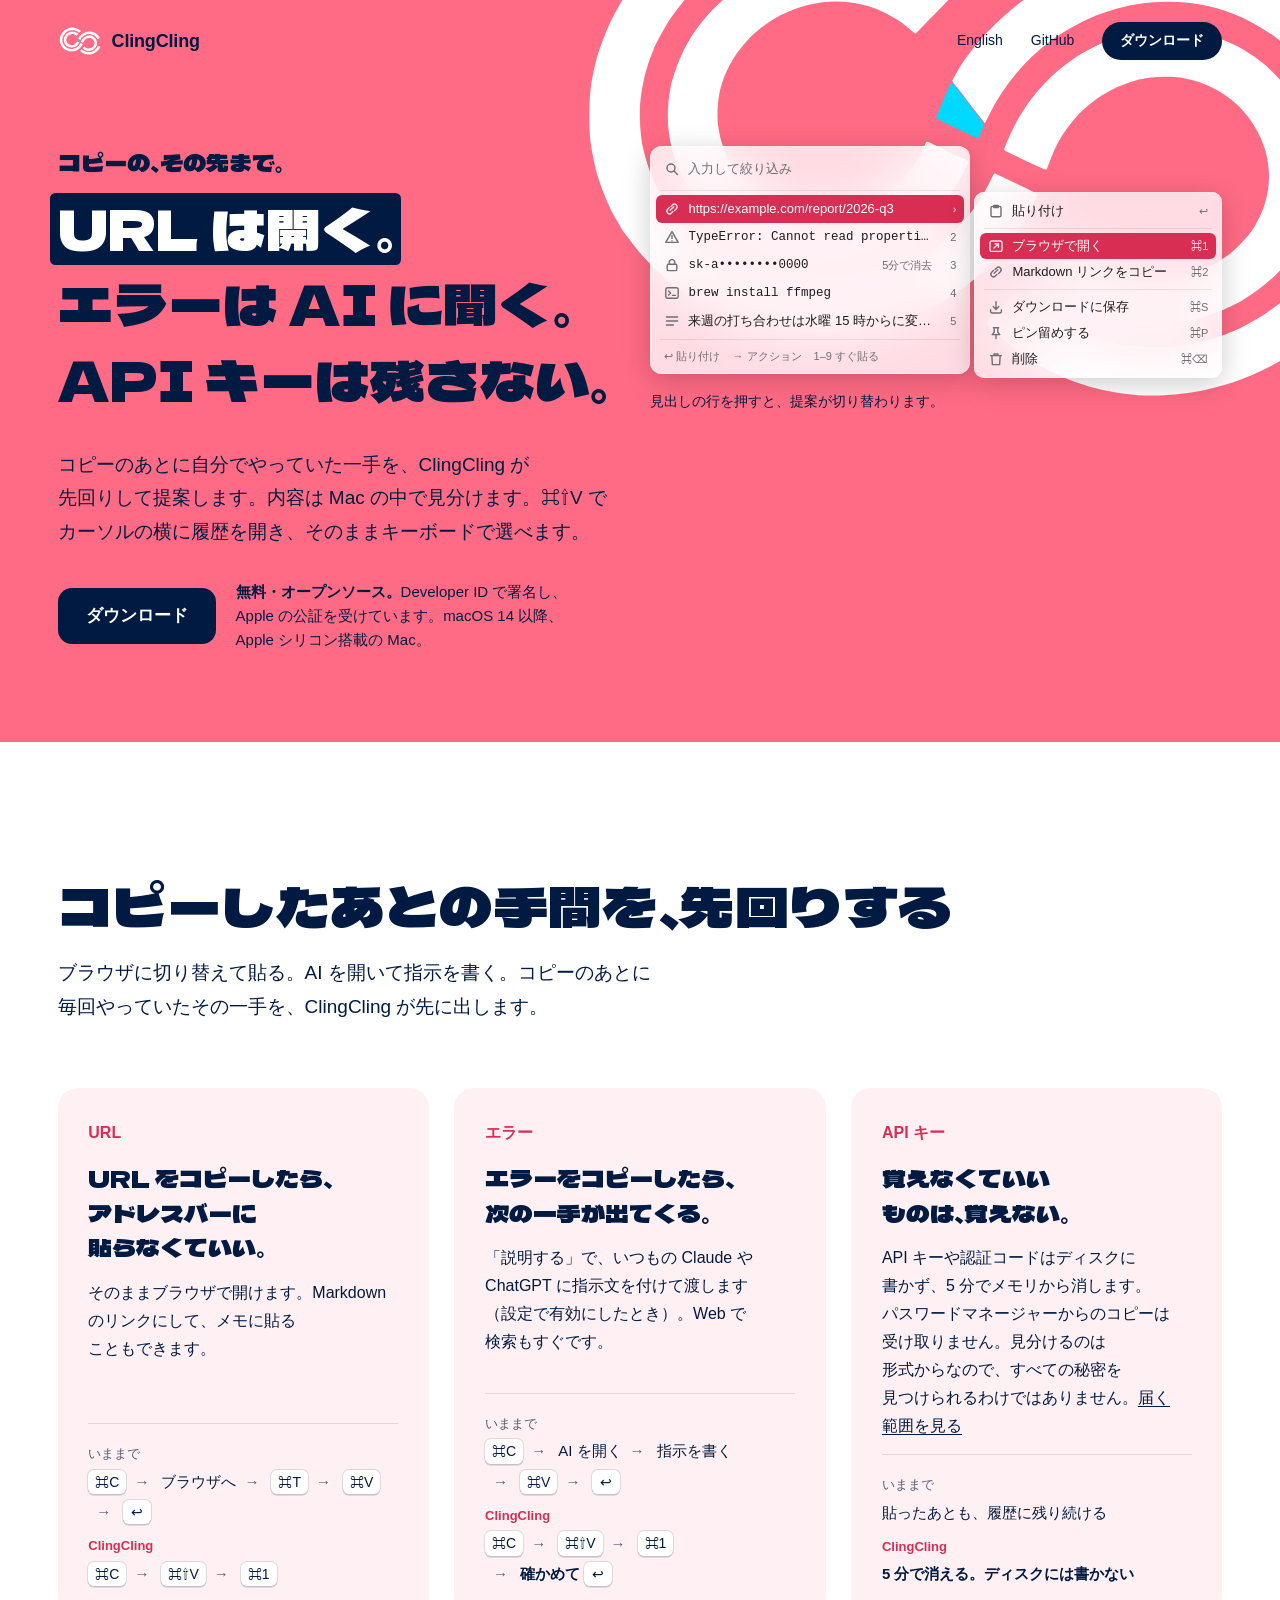
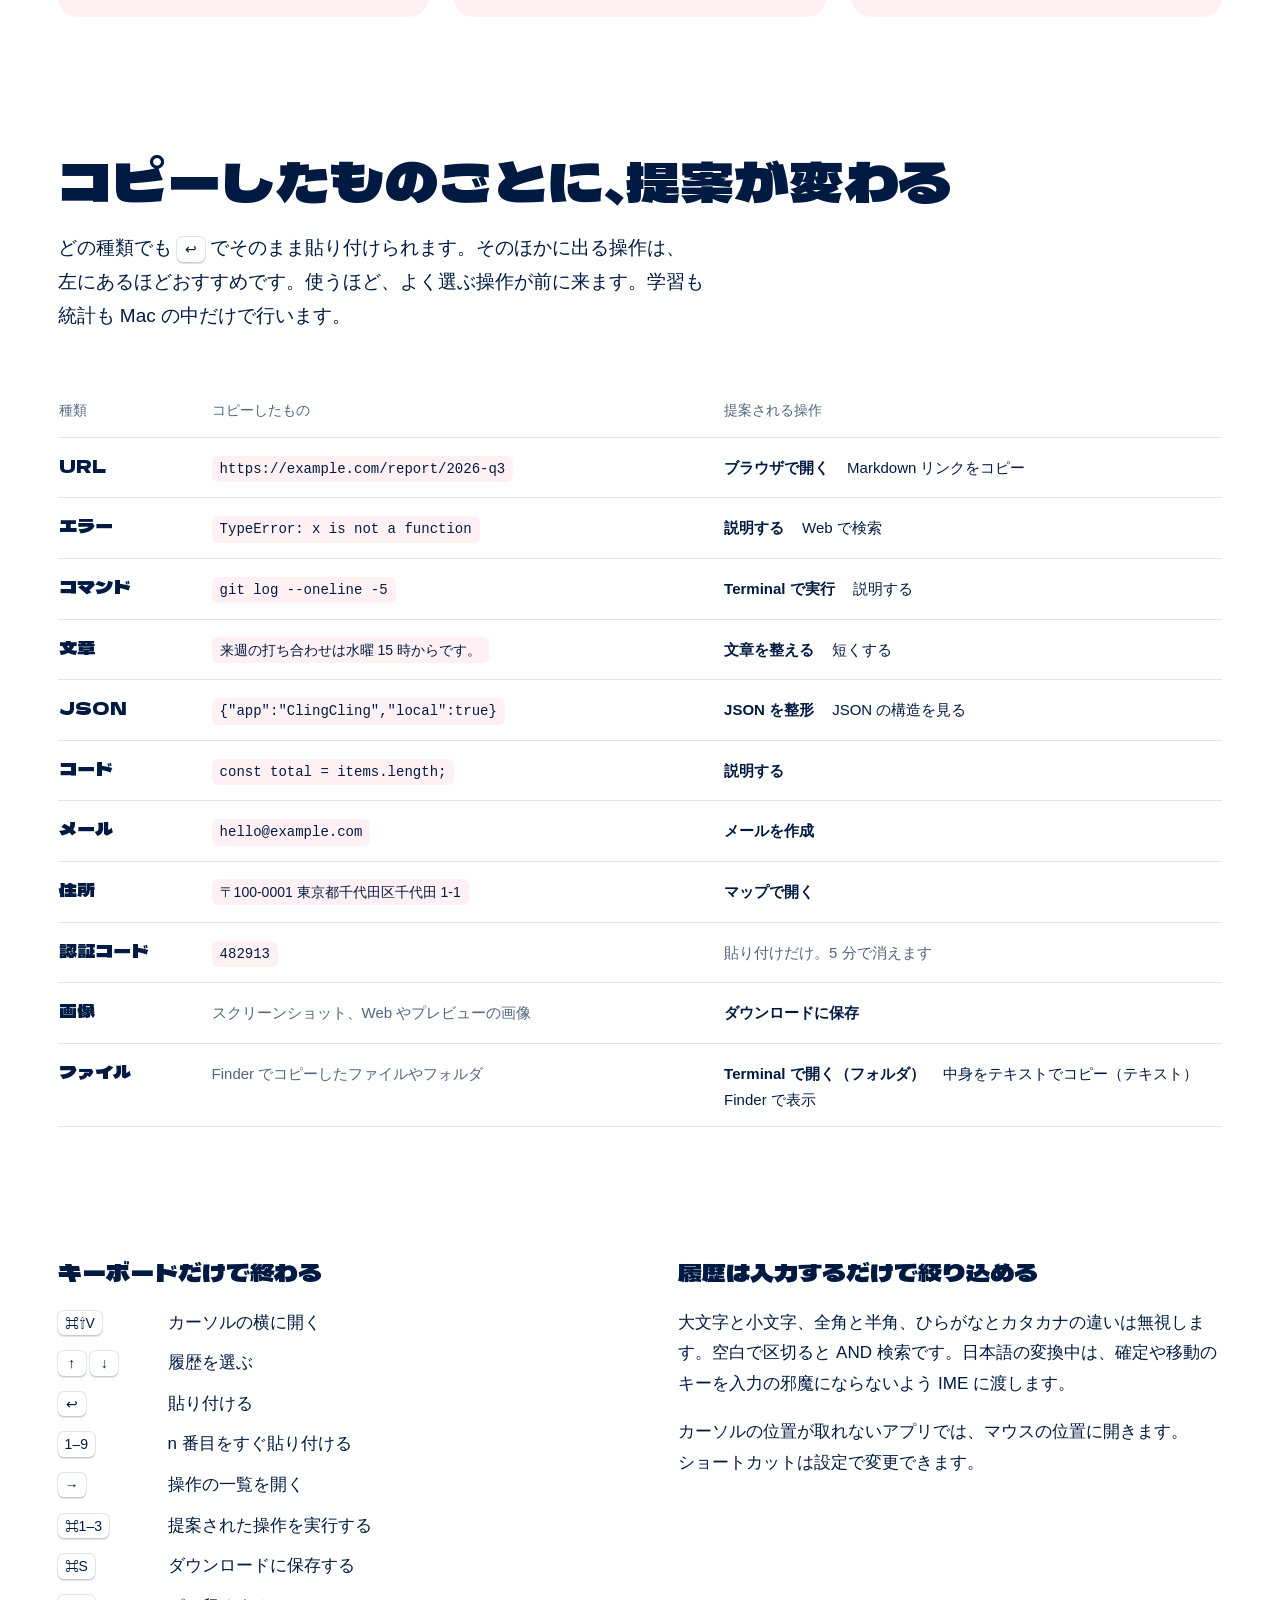
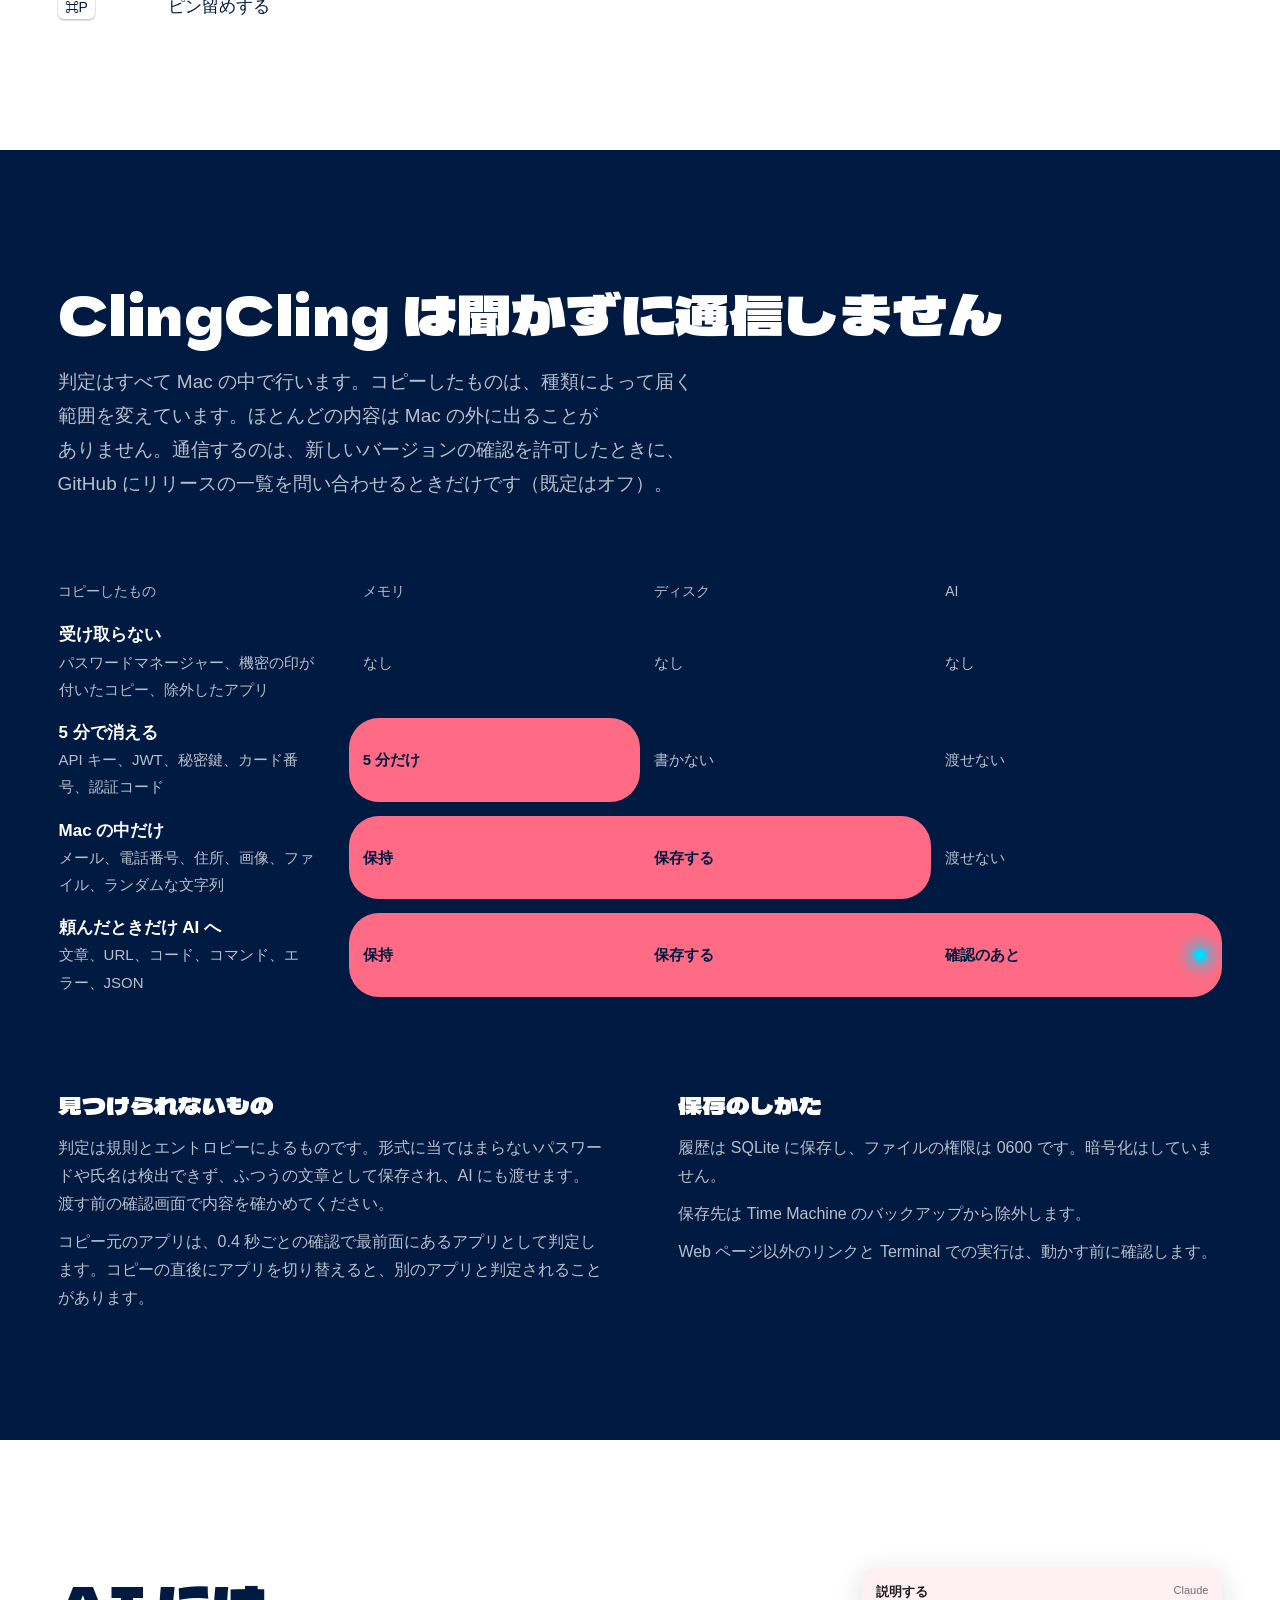
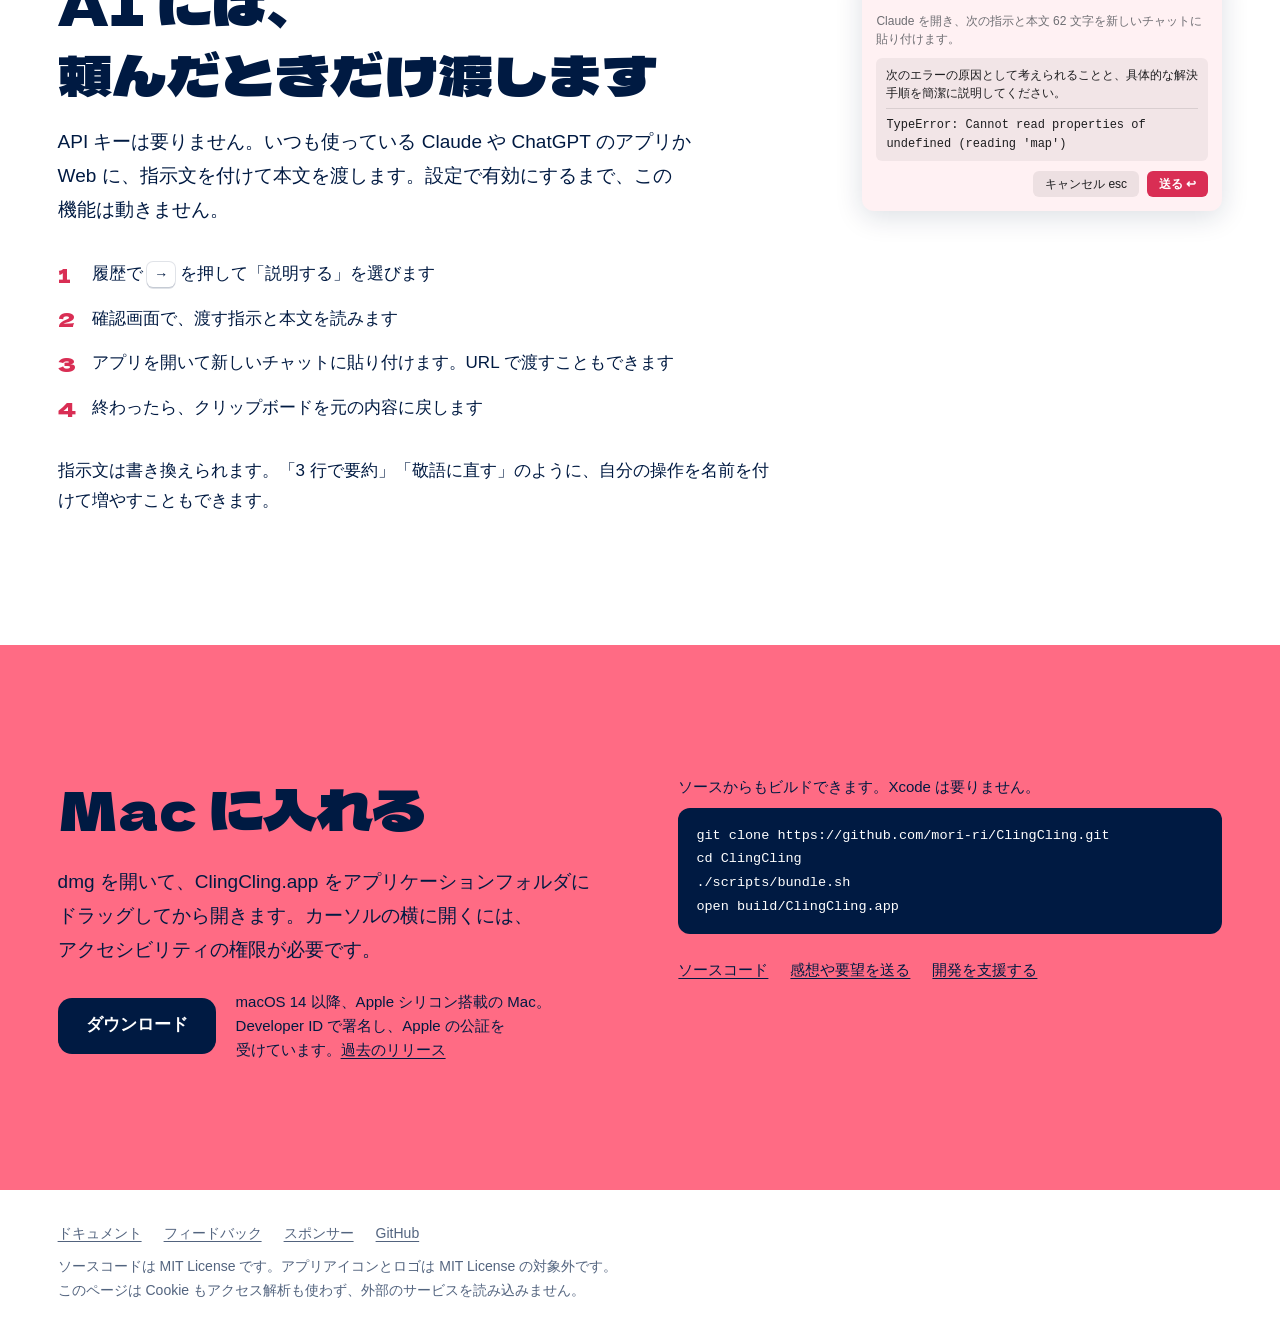
<file: docs/index.html>
<!doctype html>
<html lang="ja">
<head>
<meta charset="utf-8">
<meta name="viewport" content="width=device-width, initial-scale=1, viewport-fit=cover">
<title>ClingCling｜次の操作を提案する Mac のクリップボード</title>
<meta name="description" content="URL なら開く、エラーなら AI に聞く、API キーなら残さない。ClingCling はコピーした内容を Mac の中で見分けて、次の操作を提案するメニューバーアプリです。">
<meta name="theme-color" content="#ff6b84">
<link rel="canonical" href="https://mori-ri.github.io/ClingCling/">
<link rel="alternate" hreflang="ja" href="https://mori-ri.github.io/ClingCling/">
<link rel="alternate" hreflang="en" href="https://mori-ri.github.io/ClingCling/en/">
<link rel="icon" type="image/png" sizes="32x32" href="assets/icon-32.png">
<link rel="apple-touch-icon" href="assets/icon-180.png">
<meta property="og:type" content="website">
<meta property="og:title" content="ClingCling">
<meta property="og:description" content="URL なら開く。エラーなら AI に聞く。API キーなら残さない。コピーした内容を Mac の中で見分けるクリップボード。">
<meta property="og:url" content="https://mori-ri.github.io/ClingCling/">
<meta property="og:image" content="https://mori-ri.github.io/ClingCling/assets/og.png">
<meta name="twitter:card" content="summary_large_image">
<link rel="preload" href="assets/DelaGothicOne-subset.woff2" as="font" type="font/woff2" crossorigin>
<link rel="stylesheet" href="assets/site.css">
<script src="assets/site.js" defer></script>
</head>
<body>

<a class="skip" href="#main">本文へ移動</a>

<header class="hero">
  <div class="wrap">
    <div class="top">
      <a class="brand" href="./"><img src="assets/mark-white.svg" alt="">ClingCling</a>
      <nav aria-label="ページ">
        <a href="en/" lang="en" hreflang="en">English</a>
        <a class="optional" href="https://github.com/mori-ri/ClingCling">GitHub</a>
        <a class="pill" href="https://github.com/mori-ri/ClingCling/releases/latest/download/ClingCling.dmg">ダウンロード</a>
      </nav>
    </div>

    <div class="hero-grid">
      <div class="hero-copy">
        <h1>
          <span class="tagline">コピーの、その先まで。</span>
          <button class="say" type="button" aria-pressed="true">URL は開く。</button>
          <button class="say" type="button" aria-pressed="false">エラーは AI に聞く。</button>
          <button class="say" type="button" aria-pressed="false">API キーは残さない。</button>
        </h1>
        <p class="hero-lead">コピーのあとに自分でやっていた一手を、ClingCling が先回りして提案します。内容は Mac の中で見分けます。⌘⇧V でカーソルの横に履歴を開き、そのままキーボードで選べます。</p>
        <div class="cta">
          <a class="download" href="https://github.com/mori-ri/ClingCling/releases/latest/download/ClingCling.dmg">ダウンロード</a>
          <p><b>無料・オープンソース。</b>Developer ID で署名し、Apple の公証を受けています。macOS 14 以降、Apple シリコン搭載の Mac。</p>
        </div>
      </div>

      <div class="stage" id="stage">
        <img class="rings" src="assets/mark-white.svg" alt="">
        <div class="pop-row-wrap opens" aria-label="ClingCling のポップアップの見本">
          <div class="pop list"></div>
          <div class="pop menu"></div>
        </div>
        <p class="stage-note">見出しの行を押すと、提案が切り替わります。</p>
      </div>
    </div>
  </div>
</header>

<main id="main">

<section class="band cases" id="cases">
  <div class="wrap">
    <div class="head">
      <h2>コピーしたあとの手間を、先回りする</h2>
      <p class="lead">ブラウザに切り替えて貼る。AI を開いて指示を書く。コピーのあとに毎回やっていたその一手を、ClingCling が先に出します。</p>
    </div>

    <div class="case-grid">
      <article class="case">
        <p class="case-kind">URL</p>
        <h3>URL をコピーしたら、アドレスバーに貼らなくていい。</h3>
        <p>そのままブラウザで開けます。Markdown のリンクにして、メモに貼ることもできます。</p>
        <dl class="flow">
          <div><dt>いままで</dt><dd><ol class="seq"><li><kbd>⌘C</kbd></li><li>ブラウザへ</li><li><kbd>⌘T</kbd></li><li><kbd>⌘V</kbd></li><li><kbd>↩</kbd></li></ol></dd></div>
          <div class="now"><dt>ClingCling</dt><dd><ol class="seq"><li><kbd>⌘C</kbd></li><li><kbd>⌘⇧V</kbd></li><li><kbd>⌘1</kbd></li></ol></dd></div>
        </dl>
      </article>

      <article class="case">
        <p class="case-kind">エラー</p>
        <h3>エラーをコピーしたら、次の一手が出てくる。</h3>
        <p>「説明する」で、いつもの Claude や ChatGPT に指示文を付けて渡します（設定で有効にしたとき）。Web で検索もすぐです。</p>
        <dl class="flow">
          <div><dt>いままで</dt><dd><ol class="seq"><li><kbd>⌘C</kbd></li><li>AI を開く</li><li>指示を書く</li><li><kbd>⌘V</kbd></li><li><kbd>↩</kbd></li></ol></dd></div>
          <div class="now"><dt>ClingCling</dt><dd><ol class="seq"><li><kbd>⌘C</kbd></li><li><kbd>⌘⇧V</kbd></li><li><kbd>⌘1</kbd></li><li>確かめて <kbd>↩</kbd></li></ol></dd></div>
        </dl>
      </article>

      <article class="case">
        <p class="case-kind">API キー</p>
        <h3>覚えなくていいものは、覚えない。</h3>
        <p>API キーや認証コードはディスクに書かず、5 分でメモリから消します。パスワードマネージャーからのコピーは受け取りません。見分けるのは形式からなので、すべての秘密を見つけられるわけではありません。<a href="#privacy">届く範囲を見る</a></p>
        <dl class="flow">
          <div><dt>いままで</dt><dd>貼ったあとも、履歴に残り続ける</dd></div>
          <div class="now"><dt>ClingCling</dt><dd>5 分で消える。ディスクには書かない</dd></div>
        </dl>
      </article>
    </div>
  </div>
</section>

<section class="band" id="kinds">
  <div class="wrap">
    <div class="head">
      <h2>コピーしたものごとに、提案が変わる</h2>
      <p class="lead">どの種類でも <kbd>↩</kbd> でそのまま貼り付けられます。そのほかに出る操作は、左にあるほどおすすめです。使うほど、よく選ぶ操作が前に来ます。学習も統計も Mac の中だけで行います。</p>
    </div>

    <table class="kinds">
      <thead>
        <tr><th scope="col">種類</th><th scope="col">コピーしたもの</th><th scope="col">提案される操作</th></tr>
      </thead>
      <tbody>
        <tr><th scope="row">URL</th><td class="sample"><code>https://example.com/report/2026-q3</code></td><td><ul class="suggest"><li>ブラウザで開く</li><li>Markdown リンクをコピー</li></ul></td></tr>
        <tr><th scope="row">エラー</th><td class="sample"><code>TypeError: x is not a function</code></td><td><ul class="suggest"><li>説明する</li><li>Web で検索</li></ul></td></tr>
        <tr><th scope="row">コマンド</th><td class="sample"><code>git log --oneline -5</code></td><td><ul class="suggest"><li>Terminal で実行</li><li>説明する</li></ul></td></tr>
        <tr><th scope="row">文章</th><td class="sample"><code class="plain">来週の打ち合わせは水曜 15 時からです。</code></td><td><ul class="suggest"><li>文章を整える</li><li>短くする</li></ul></td></tr>
        <tr><th scope="row">JSON</th><td class="sample"><code>{"app":"ClingCling","local":true}</code></td><td><ul class="suggest"><li>JSON を整形</li><li>JSON の構造を見る</li></ul></td></tr>
        <tr><th scope="row">コード</th><td class="sample"><code>const total = items.length;</code></td><td><ul class="suggest"><li>説明する</li></ul></td></tr>
        <tr><th scope="row">メール</th><td class="sample"><code>hello@example.com</code></td><td><ul class="suggest"><li>メールを作成</li></ul></td></tr>
        <tr><th scope="row">住所</th><td class="sample"><code class="plain">〒100-0001 東京都千代田区千代田 1-1</code></td><td><ul class="suggest"><li>マップで開く</li></ul></td></tr>
        <tr><th scope="row">認証コード</th><td class="sample"><code>482913</code></td><td><ul class="suggest"><li class="aside">貼り付けだけ。5 分で消えます</li></ul></td></tr>
        <tr><th scope="row">画像</th><td class="sample"><em>スクリーンショット、Web やプレビューの画像</em></td><td><ul class="suggest"><li>ダウンロードに保存</li></ul></td></tr>
        <tr><th scope="row">ファイル</th><td class="sample"><em>Finder でコピーしたファイルやフォルダ</em></td><td><ul class="suggest"><li>Terminal で開く（フォルダ）</li><li>中身をテキストでコピー（テキスト）</li><li>Finder で表示</li></ul></td></tr>
      </tbody>
    </table>
    <p class="try mac note">ここで試せます。見本を押して <kbd>⌘C</kbd>、続けて <kbd>⌘⇧V</kbd> を押すと、その場でポップアップが開きます。このページのどの文章でも同じです。判定はブラウザの中で動き、コピーした文字はどこにも送りません。</p>

    <div class="keys-grid">
      <div>
        <h3>キーボードだけで終わる</h3>
        <dl class="keys">
          <div><dt><kbd>⌘⇧V</kbd></dt><dd>カーソルの横に開く</dd></div>
          <div><dt><kbd>↑</kbd> <kbd>↓</kbd></dt><dd>履歴を選ぶ</dd></div>
          <div><dt><kbd>↩</kbd></dt><dd>貼り付ける</dd></div>
          <div><dt><kbd>1–9</kbd></dt><dd>n 番目をすぐ貼り付ける</dd></div>
          <div><dt><kbd>→</kbd></dt><dd>操作の一覧を開く</dd></div>
          <div><dt><kbd>⌘1–3</kbd></dt><dd>提案された操作を実行する</dd></div>
          <div><dt><kbd>⌘S</kbd></dt><dd>ダウンロードに保存する</dd></div>
          <div><dt><kbd>⌘P</kbd></dt><dd>ピン留めする</dd></div>
        </dl>
      </div>
      <div>
        <h3>履歴は入力するだけで絞り込める</h3>
        <p>大文字と小文字、全角と半角、ひらがなとカタカナの違いは無視します。空白で区切ると AND 検索です。日本語の変換中は、確定や移動のキーを入力の邪魔にならないよう IME に渡します。</p>
        <p>カーソルの位置が取れないアプリでは、マウスの位置に開きます。ショートカットは設定で変更できます。</p>
      </div>
    </div>
  </div>
</section>

<section class="band navy" id="privacy">
  <div class="wrap">
    <div class="head">
      <h2>ClingCling は聞かずに通信しません</h2>
      <p class="lead">判定はすべて Mac の中で行います。コピーしたものは、種類によって届く範囲を変えています。ほとんどの内容は Mac の外に出ることがありません。通信するのは、新しいバージョンの確認を許可したときに、GitHub にリリースの一覧を問い合わせるときだけです（既定はオフ）。</p>
    </div>

    <table class="reach">
      <thead>
        <tr><th scope="col">コピーしたもの</th><th scope="col">メモリ</th><th scope="col">ディスク</th><th scope="col">AI</th></tr>
      </thead>
      <tbody>
        <tr>
          <th class="what" scope="row"><b>受け取らない</b><span>パスワードマネージャー、機密の印が付いたコピー、除外したアプリ</span></th>
          <td class="off">なし</td><td class="off">なし</td><td class="off">なし</td>
        </tr>
        <tr>
          <th class="what" scope="row"><b>5 分で消える</b><span>API キー、JWT、秘密鍵、カード番号、認証コード</span></th>
          <td class="on start end">5 分だけ</td><td class="off">書かない</td><td class="off">渡せない</td>
        </tr>
        <tr>
          <th class="what" scope="row"><b>Mac の中だけ</b><span>メール、電話番号、住所、画像、ファイル、ランダムな文字列</span></th>
          <td class="on start">保持</td><td class="on end">保存する</td><td class="off">渡せない</td>
        </tr>
        <tr>
          <th class="what" scope="row"><b>頼んだときだけ AI へ</b><span>文章、URL、コード、コマンド、エラー、JSON</span></th>
          <td class="on start">保持</td><td class="on">保存する</td><td class="on end spark">確認のあと</td>
        </tr>
      </tbody>
    </table>

    <div class="limits">
      <div>
        <h3>見つけられないもの</h3>
        <ul>
          <li>判定は規則とエントロピーによるものです。形式に当てはまらないパスワードや氏名は検出できず、ふつうの文章として保存され、AI にも渡せます。渡す前の確認画面で内容を確かめてください。</li>
          <li>コピー元のアプリは、0.4 秒ごとの確認で最前面にあるアプリとして判定します。コピーの直後にアプリを切り替えると、別のアプリと判定されることがあります。</li>
        </ul>
      </div>
      <div>
        <h3>保存のしかた</h3>
        <ul>
          <li>履歴は SQLite に保存し、ファイルの権限は 0600 です。暗号化はしていません。</li>
          <li>保存先は Time Machine のバックアップから除外します。</li>
          <li>Web ページ以外のリンクと Terminal での実行は、動かす前に確認します。</li>
        </ul>
      </div>
    </div>
  </div>
</section>

<section class="band" id="ai">
  <div class="wrap ai-grid">
    <div class="ai-copy">
      <div class="head">
        <h2>AI には、頼んだときだけ渡します</h2>
        <p class="lead">API キーは要りません。いつも使っている Claude や ChatGPT のアプリか Web に、指示文を付けて本文を渡します。設定で有効にするまで、この機能は動きません。</p>
      </div>
      <ol class="steps">
        <li>履歴で <kbd>→</kbd> を押して「説明する」を選びます</li>
        <li>確認画面で、渡す指示と本文を読みます</li>
        <li>アプリを開いて新しいチャットに貼り付けます。URL で渡すこともできます</li>
        <li>終わったら、クリップボードを元の内容に戻します</li>
      </ol>
      <p>指示文は書き換えられます。「3 行で要約」「敬語に直す」のように、自分の操作を名前を付けて増やすこともできます。</p>
    </div>

    <figure class="pop confirm" aria-label="AI に渡す前の確認画面の見本">
      <div class="confirm-in">
        <div class="confirm-title"><span>説明する</span><span>Claude</span></div>
        <p class="confirm-desc">Claude を開き、次の指示と本文 62 文字を新しいチャットに貼り付けます。</p>
        <div class="confirm-box">
          <b>次のエラーの原因として考えられることと、具体的な解決手順を簡潔に説明してください。</b>
          <code>TypeError: Cannot read properties of undefined (reading 'map')</code>
        </div>
        <div class="confirm-buttons"><span>キャンセル esc</span><span class="go">送る ↩</span></div>
      </div>
    </figure>
  </div>
</section>

<section class="band get" id="get">
  <div class="wrap get-grid">
    <div>
      <h2>Mac に入れる</h2>
      <p class="lead">dmg を開いて、ClingCling.app をアプリケーションフォルダにドラッグしてから開きます。カーソルの横に開くには、アクセシビリティの権限が必要です。</p>
      <div class="cta">
        <a class="download" href="https://github.com/mori-ri/ClingCling/releases/latest/download/ClingCling.dmg">ダウンロード</a>
        <p>macOS 14 以降、Apple シリコン搭載の Mac。Developer ID で署名し、Apple の公証を受けています。<a href="https://github.com/mori-ri/ClingCling/releases">過去のリリース</a></p>
      </div>
    </div>
    <div>
      <div class="source">
        <p>ソースからもビルドできます。Xcode は要りません。</p>
        <pre tabindex="0"><code>git clone https://github.com/mori-ri/ClingCling.git
cd ClingCling
./scripts/bundle.sh
open build/ClingCling.app</code></pre>
      </div>
      <p class="links">
        <a href="https://github.com/mori-ri/ClingCling">ソースコード</a>
        <a href="https://github.com/mori-ri/ClingCling/discussions/new?category=general">感想や要望を送る</a>
        <a href="https://github.com/sponsors/mori-ri">開発を支援する</a>
      </p>
    </div>
  </div>
</section>

</main>

<footer class="site-footer">
  <div class="wrap">
    <ul>
      <li><a href="https://github.com/mori-ri/ClingCling#readme">ドキュメント</a></li>
      <li><a href="https://github.com/mori-ri/ClingCling/discussions/new?category=general">フィードバック</a></li>
      <li><a href="https://github.com/sponsors/mori-ri">スポンサー</a></li>
      <li><a href="https://github.com/mori-ri/ClingCling">GitHub</a></li>
    </ul>
    <p>ソースコードは MIT License です。アプリアイコンとロゴは MIT License の対象外です。</p>
    <p>このページは Cookie もアクセス解析も使わず、外部のサービスを読み込みません。</p>
  </div>
</footer>

</body>
</html>
</file>
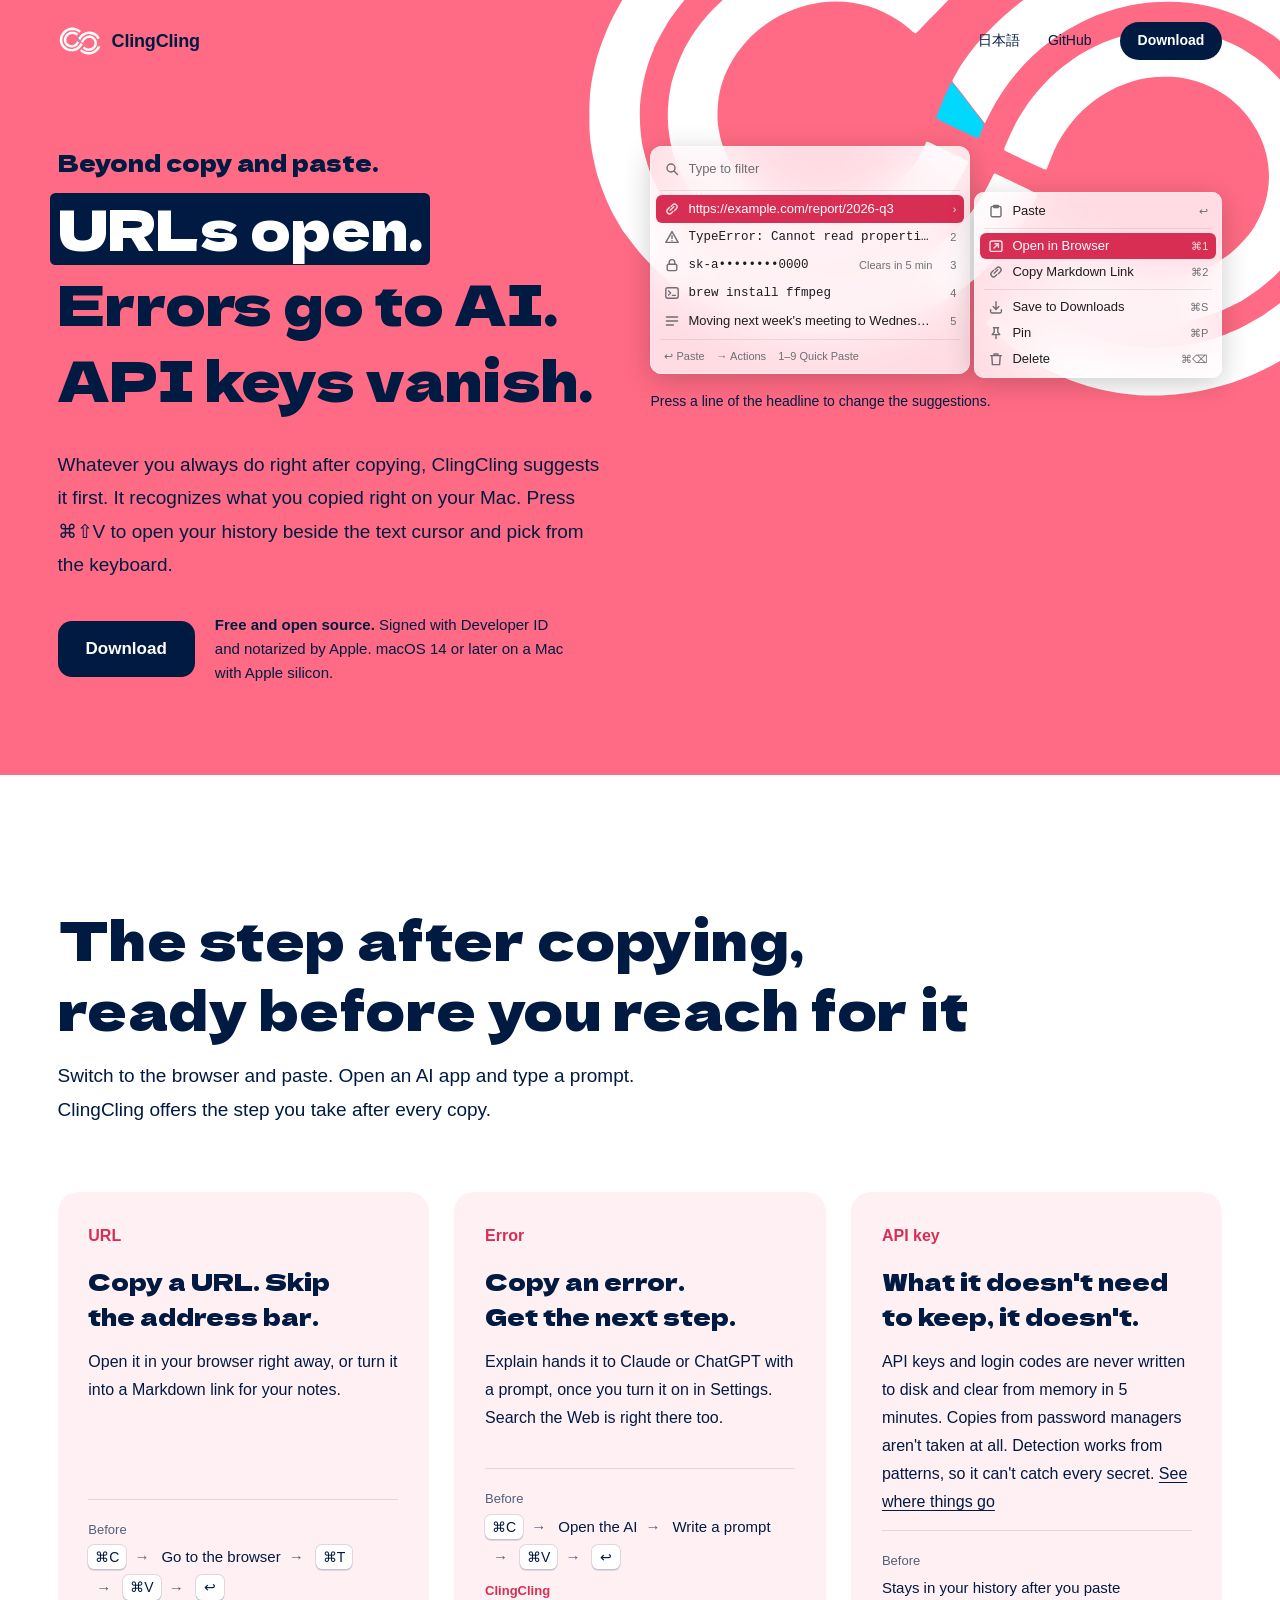
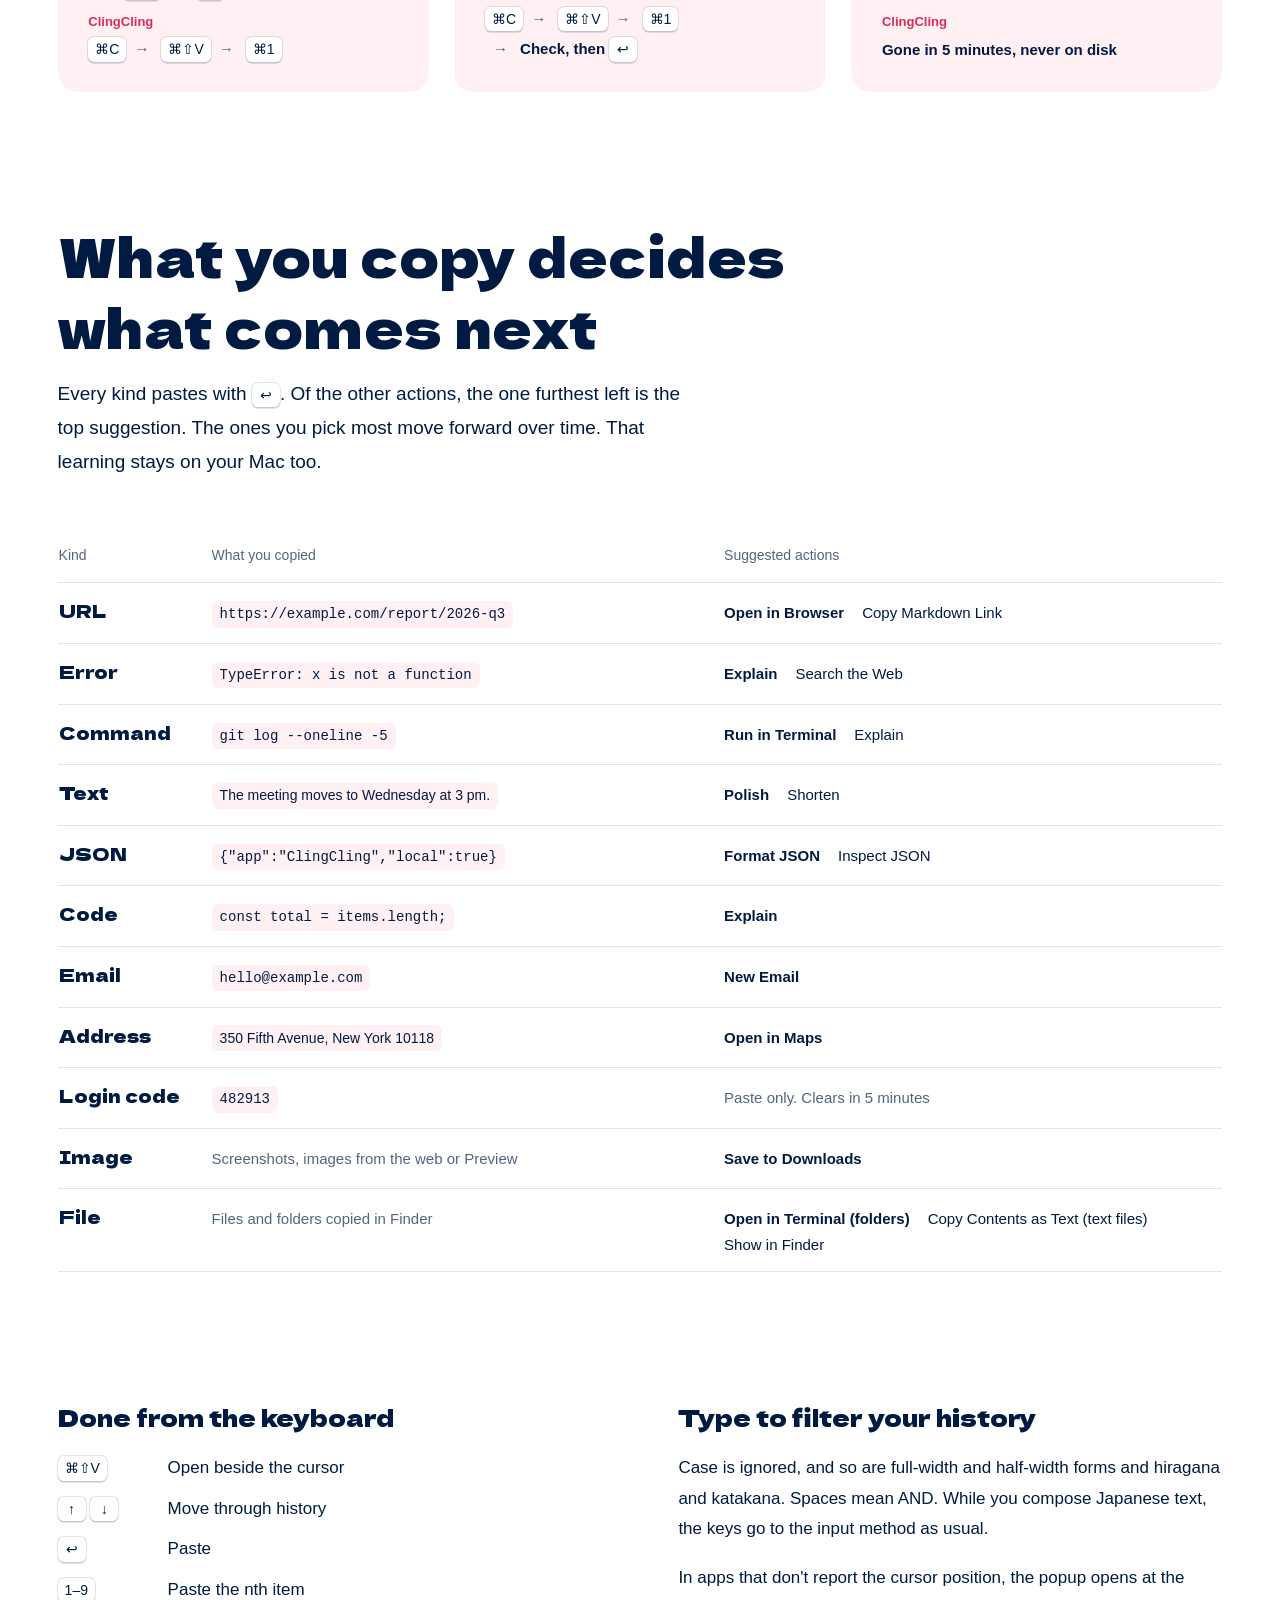
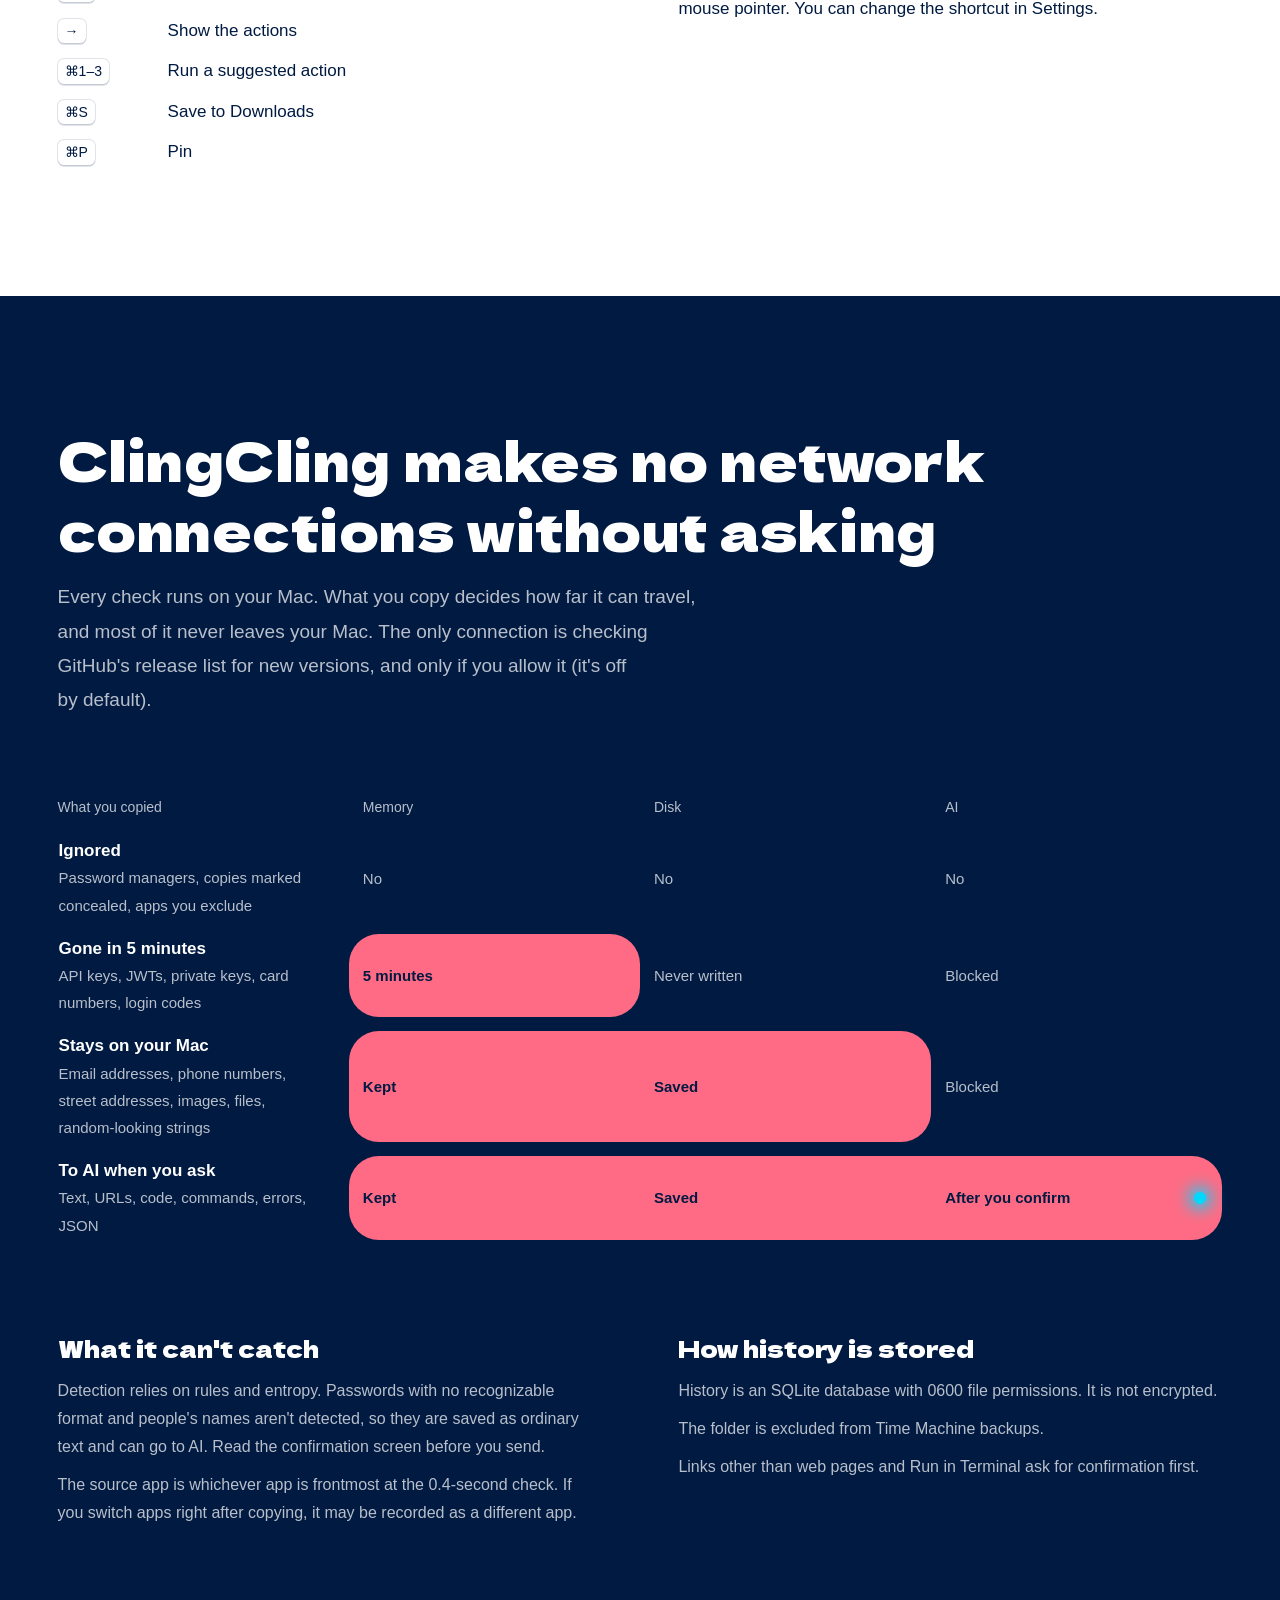
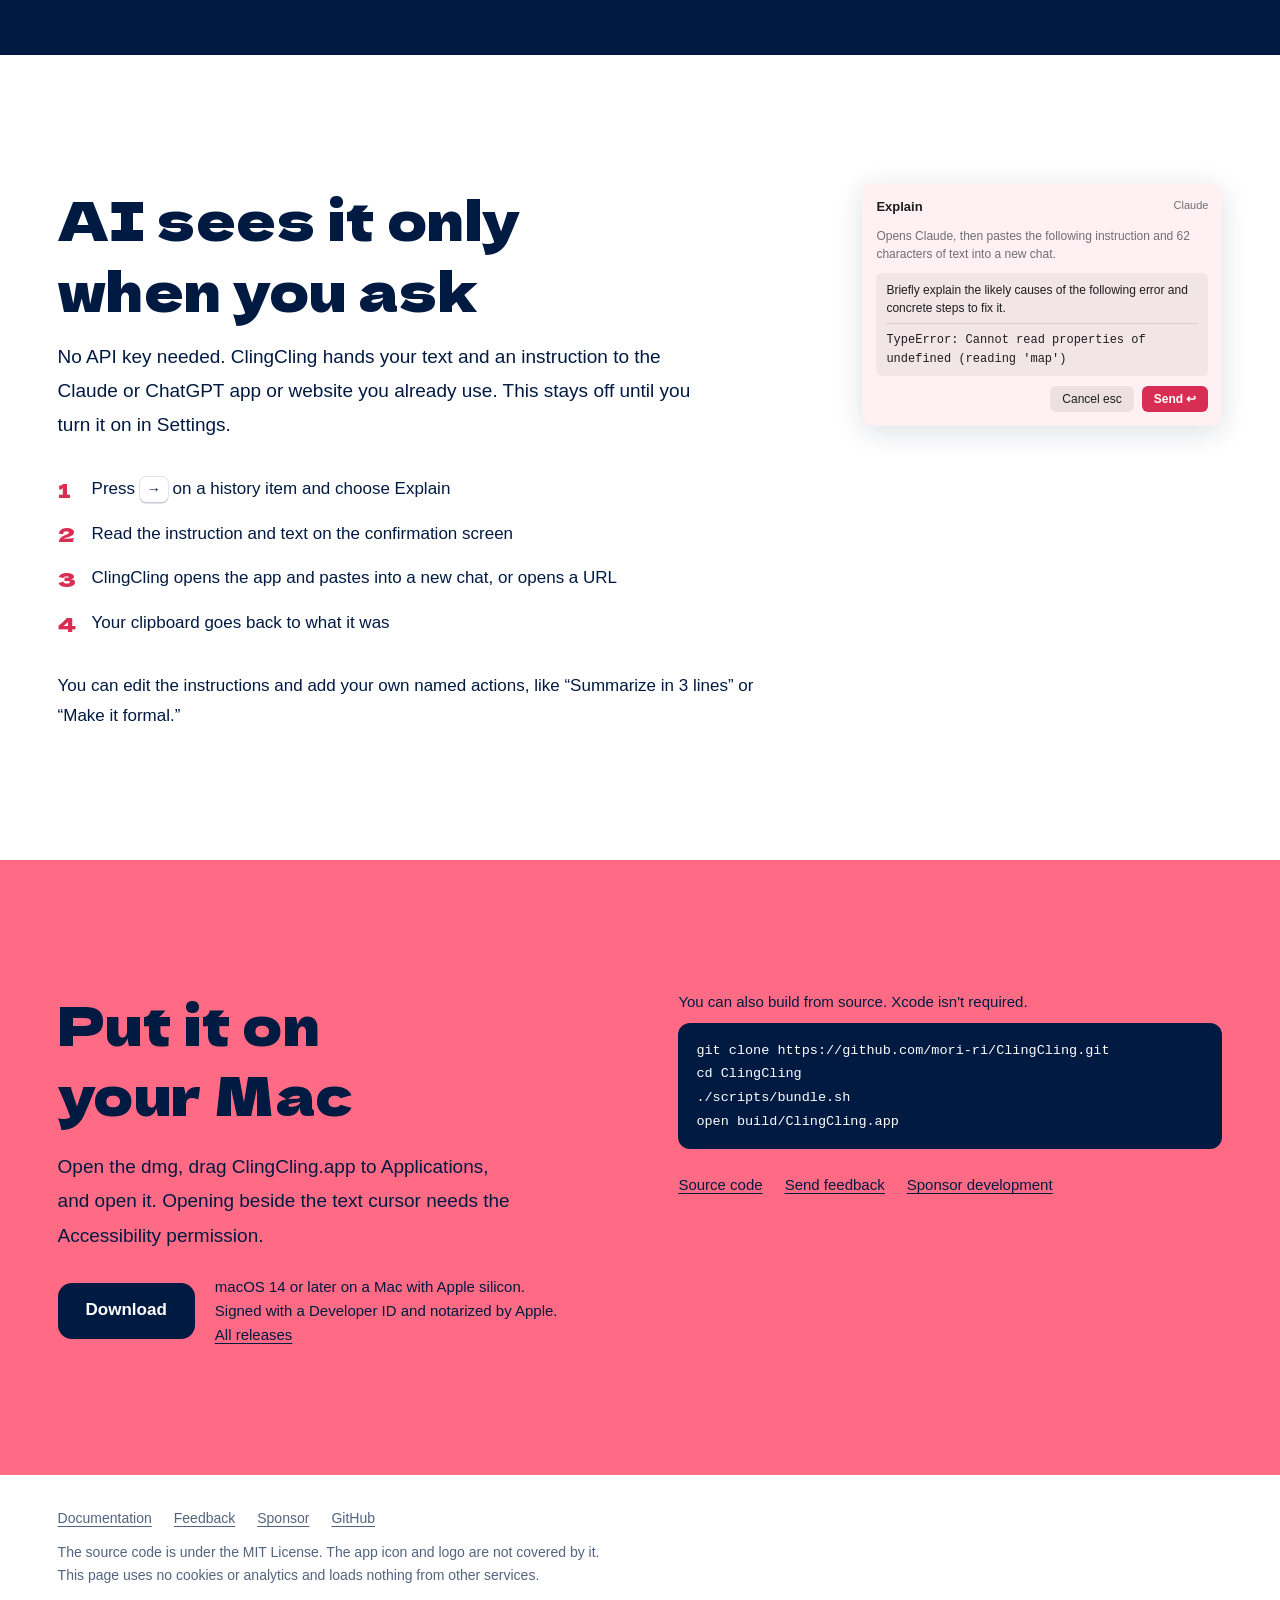
<file: docs/en/index.html>
<!doctype html>
<html lang="en">
<head>
<meta charset="utf-8">
<meta name="viewport" content="width=device-width, initial-scale=1, viewport-fit=cover">
<title>ClingCling | The Mac clipboard that suggests what to do next</title>
<meta name="description" content="URLs open. Errors go to AI. API keys vanish. ClingCling recognizes what you copied, on your Mac, and suggests what to do next.">
<meta name="theme-color" content="#ff6b84">
<link rel="canonical" href="https://mori-ri.github.io/ClingCling/en/">
<link rel="alternate" hreflang="ja" href="https://mori-ri.github.io/ClingCling/">
<link rel="alternate" hreflang="en" href="https://mori-ri.github.io/ClingCling/en/">
<link rel="icon" type="image/png" sizes="32x32" href="../assets/icon-32.png">
<link rel="apple-touch-icon" href="../assets/icon-180.png">
<meta property="og:type" content="website">
<meta property="og:title" content="ClingCling">
<meta property="og:description" content="URLs open. Errors go to AI. API keys vanish. A Mac clipboard that recognizes what you copied, on your Mac.">
<meta property="og:url" content="https://mori-ri.github.io/ClingCling/en/">
<meta property="og:image" content="https://mori-ri.github.io/ClingCling/assets/og.png">
<meta name="twitter:card" content="summary_large_image">
<link rel="preload" href="../assets/DelaGothicOne-subset.woff2" as="font" type="font/woff2" crossorigin>
<link rel="stylesheet" href="../assets/site.css">
<script src="../assets/site.js" defer></script>
</head>
<body>

<a class="skip" href="#main">Skip to content</a>

<header class="hero">
  <div class="wrap">
    <div class="top">
      <a class="brand" href="./"><img src="../assets/mark-white.svg" alt="">ClingCling</a>
      <nav aria-label="Page">
        <a href="../" lang="ja" hreflang="ja">日本語</a>
        <a class="optional" href="https://github.com/mori-ri/ClingCling">GitHub</a>
        <a class="pill" href="https://github.com/mori-ri/ClingCling/releases/latest/download/ClingCling.dmg">Download</a>
      </nav>
    </div>

    <div class="hero-grid">
      <div class="hero-copy">
        <h1>
          <span class="tagline">Beyond copy and paste.</span>
          <button class="say" type="button" aria-pressed="true">URLs open.</button>
          <button class="say" type="button" aria-pressed="false">Errors go to AI.</button>
          <button class="say" type="button" aria-pressed="false">API keys vanish.</button>
        </h1>
        <p class="hero-lead">Whatever you always do right after copying, ClingCling suggests it first. It recognizes what you copied right on your Mac. Press ⌘⇧V to open your history beside the text cursor and pick from the keyboard.</p>
        <div class="cta">
          <a class="download" href="https://github.com/mori-ri/ClingCling/releases/latest/download/ClingCling.dmg">Download</a>
          <p><b>Free and open source.</b> Signed with Developer ID and notarized by Apple. macOS 14 or later on a Mac with Apple silicon.</p>
        </div>
      </div>

      <div class="stage" id="stage">
        <img class="rings" src="../assets/mark-white.svg" alt="">
        <div class="pop-row-wrap opens" aria-label="Example of the ClingCling popup">
          <div class="pop list"></div>
          <div class="pop menu"></div>
        </div>
        <p class="stage-note">Press a line of the headline to change the suggestions.</p>
      </div>
    </div>
  </div>
</header>

<main id="main">

<section class="band cases" id="cases">
  <div class="wrap">
    <div class="head">
      <h2>The step after copying, ready before you reach for it</h2>
      <p class="lead">Switch to the browser and paste. Open an AI app and type a prompt. ClingCling offers the step you take after every copy.</p>
    </div>

    <div class="case-grid">
      <article class="case">
        <p class="case-kind">URL</p>
        <h3>Copy a URL. Skip the address bar.</h3>
        <p>Open it in your browser right away, or turn it into a Markdown link for your notes.</p>
        <dl class="flow">
          <div><dt>Before</dt><dd><ol class="seq"><li><kbd>⌘C</kbd></li><li>Go to the browser</li><li><kbd>⌘T</kbd></li><li><kbd>⌘V</kbd></li><li><kbd>↩</kbd></li></ol></dd></div>
          <div class="now"><dt>ClingCling</dt><dd><ol class="seq"><li><kbd>⌘C</kbd></li><li><kbd>⌘⇧V</kbd></li><li><kbd>⌘1</kbd></li></ol></dd></div>
        </dl>
      </article>

      <article class="case">
        <p class="case-kind">Error</p>
        <h3>Copy an error. Get the next step.</h3>
        <p>Explain hands it to Claude or ChatGPT with a prompt, once you turn it on in Settings. Search the Web is right there too.</p>
        <dl class="flow">
          <div><dt>Before</dt><dd><ol class="seq"><li><kbd>⌘C</kbd></li><li>Open the AI</li><li>Write a prompt</li><li><kbd>⌘V</kbd></li><li><kbd>↩</kbd></li></ol></dd></div>
          <div class="now"><dt>ClingCling</dt><dd><ol class="seq"><li><kbd>⌘C</kbd></li><li><kbd>⌘⇧V</kbd></li><li><kbd>⌘1</kbd></li><li>Check, then <kbd>↩</kbd></li></ol></dd></div>
        </dl>
      </article>

      <article class="case">
        <p class="case-kind">API key</p>
        <h3>What it doesn't need to keep, it doesn't.</h3>
        <p>API keys and login codes are never written to disk and clear from memory in 5 minutes. Copies from password managers aren't taken at all. Detection works from patterns, so it can't catch every secret. <a href="#privacy">See where things go</a></p>
        <dl class="flow">
          <div><dt>Before</dt><dd>Stays in your history after you paste</dd></div>
          <div class="now"><dt>ClingCling</dt><dd>Gone in 5 minutes, never on disk</dd></div>
        </dl>
      </article>
    </div>
  </div>
</section>

<section class="band" id="kinds">
  <div class="wrap">
    <div class="head">
      <h2>What you copy decides what comes next</h2>
      <p class="lead">Every kind pastes with <kbd>↩</kbd>. Of the other actions, the one furthest left is the top suggestion. The ones you pick most move forward over time. That learning stays on your Mac too.</p>
    </div>

    <table class="kinds">
      <thead>
        <tr><th scope="col">Kind</th><th scope="col">What you copied</th><th scope="col">Suggested actions</th></tr>
      </thead>
      <tbody>
        <tr><th scope="row">URL</th><td class="sample"><code>https://example.com/report/2026-q3</code></td><td><ul class="suggest"><li>Open in Browser</li><li>Copy Markdown Link</li></ul></td></tr>
        <tr><th scope="row">Error</th><td class="sample"><code>TypeError: x is not a function</code></td><td><ul class="suggest"><li>Explain</li><li>Search the Web</li></ul></td></tr>
        <tr><th scope="row">Command</th><td class="sample"><code>git log --oneline -5</code></td><td><ul class="suggest"><li>Run in Terminal</li><li>Explain</li></ul></td></tr>
        <tr><th scope="row">Text</th><td class="sample"><code class="plain">The meeting moves to Wednesday at 3 pm.</code></td><td><ul class="suggest"><li>Polish</li><li>Shorten</li></ul></td></tr>
        <tr><th scope="row">JSON</th><td class="sample"><code>{"app":"ClingCling","local":true}</code></td><td><ul class="suggest"><li>Format JSON</li><li>Inspect JSON</li></ul></td></tr>
        <tr><th scope="row">Code</th><td class="sample"><code>const total = items.length;</code></td><td><ul class="suggest"><li>Explain</li></ul></td></tr>
        <tr><th scope="row">Email</th><td class="sample"><code>hello@example.com</code></td><td><ul class="suggest"><li>New Email</li></ul></td></tr>
        <tr><th scope="row">Address</th><td class="sample"><code class="plain">350 Fifth Avenue, New York 10118</code></td><td><ul class="suggest"><li>Open in Maps</li></ul></td></tr>
        <tr><th scope="row">Login code</th><td class="sample"><code>482913</code></td><td><ul class="suggest"><li class="aside">Paste only. Clears in 5 minutes</li></ul></td></tr>
        <tr><th scope="row">Image</th><td class="sample"><em>Screenshots, images from the web or Preview</em></td><td><ul class="suggest"><li>Save to Downloads</li></ul></td></tr>
        <tr><th scope="row">File</th><td class="sample"><em>Files and folders copied in Finder</em></td><td><ul class="suggest"><li>Open in Terminal (folders)</li><li>Copy Contents as Text (text files)</li><li>Show in Finder</li></ul></td></tr>
      </tbody>
    </table>
    <p class="try mac note">Try it here. Click a sample, press <kbd>⌘C</kbd>, then <kbd>⌘⇧V</kbd>, and the popup opens right there. Any text on this page works. The check runs in your browser and nothing you copy is sent anywhere.</p>

    <div class="keys-grid">
      <div>
        <h3>Done from the keyboard</h3>
        <dl class="keys">
          <div><dt><kbd>⌘⇧V</kbd></dt><dd>Open beside the cursor</dd></div>
          <div><dt><kbd>↑</kbd> <kbd>↓</kbd></dt><dd>Move through history</dd></div>
          <div><dt><kbd>↩</kbd></dt><dd>Paste</dd></div>
          <div><dt><kbd>1–9</kbd></dt><dd>Paste the nth item</dd></div>
          <div><dt><kbd>→</kbd></dt><dd>Show the actions</dd></div>
          <div><dt><kbd>⌘1–3</kbd></dt><dd>Run a suggested action</dd></div>
          <div><dt><kbd>⌘S</kbd></dt><dd>Save to Downloads</dd></div>
          <div><dt><kbd>⌘P</kbd></dt><dd>Pin</dd></div>
        </dl>
      </div>
      <div>
        <h3>Type to filter your history</h3>
        <p>Case is ignored, and so are full-width and half-width forms and hiragana and katakana. Spaces mean AND. While you compose Japanese text, the keys go to the input method as usual.</p>
        <p>In apps that don't report the cursor position, the popup opens at the mouse pointer. You can change the shortcut in Settings.</p>
      </div>
    </div>
  </div>
</section>

<section class="band navy" id="privacy">
  <div class="wrap">
    <div class="head">
      <h2>ClingCling makes no network connections without asking</h2>
      <p class="lead">Every check runs on your Mac. What you copy decides how far it can travel, and most of it never leaves your Mac. The only connection is checking GitHub's release list for new versions, and only if you allow it (it's off by default).</p>
    </div>

    <table class="reach">
      <thead>
        <tr><th scope="col">What you copied</th><th scope="col">Memory</th><th scope="col">Disk</th><th scope="col">AI</th></tr>
      </thead>
      <tbody>
        <tr>
          <th class="what" scope="row"><b>Ignored</b><span>Password managers, copies marked concealed, apps you exclude</span></th>
          <td class="off">No</td><td class="off">No</td><td class="off">No</td>
        </tr>
        <tr>
          <th class="what" scope="row"><b>Gone in 5 minutes</b><span>API keys, JWTs, private keys, card numbers, login codes</span></th>
          <td class="on start end">5 minutes</td><td class="off">Never written</td><td class="off">Blocked</td>
        </tr>
        <tr>
          <th class="what" scope="row"><b>Stays on your Mac</b><span>Email addresses, phone numbers, street addresses, images, files, random-looking strings</span></th>
          <td class="on start">Kept</td><td class="on end">Saved</td><td class="off">Blocked</td>
        </tr>
        <tr>
          <th class="what" scope="row"><b>To AI when you ask</b><span>Text, URLs, code, commands, errors, JSON</span></th>
          <td class="on start">Kept</td><td class="on">Saved</td><td class="on end spark">After you confirm</td>
        </tr>
      </tbody>
    </table>

    <div class="limits">
      <div>
        <h3>What it can't catch</h3>
        <ul>
          <li>Detection relies on rules and entropy. Passwords with no recognizable format and people's names aren't detected, so they are saved as ordinary text and can go to AI. Read the confirmation screen before you send.</li>
          <li>The source app is whichever app is frontmost at the 0.4-second check. If you switch apps right after copying, it may be recorded as a different app.</li>
        </ul>
      </div>
      <div>
        <h3>How history is stored</h3>
        <ul>
          <li>History is an SQLite database with 0600 file permissions. It is not encrypted.</li>
          <li>The folder is excluded from Time Machine backups.</li>
          <li>Links other than web pages and Run in Terminal ask for confirmation first.</li>
        </ul>
      </div>
    </div>
  </div>
</section>

<section class="band" id="ai">
  <div class="wrap ai-grid">
    <div class="ai-copy">
      <div class="head">
        <h2>AI sees it only when you ask</h2>
        <p class="lead">No API key needed. ClingCling hands your text and an instruction to the Claude or ChatGPT app or website you already use. This stays off until you turn it on in Settings.</p>
      </div>
      <ol class="steps">
        <li>Press <kbd>→</kbd> on a history item and choose Explain</li>
        <li>Read the instruction and text on the confirmation screen</li>
        <li>ClingCling opens the app and pastes into a new chat, or opens a URL</li>
        <li>Your clipboard goes back to what it was</li>
      </ol>
      <p>You can edit the instructions and add your own named actions, like “Summarize in 3 lines” or “Make it formal.”</p>
    </div>

    <figure class="pop confirm" aria-label="Example of the confirmation screen before handing text to AI">
      <div class="confirm-in">
        <div class="confirm-title"><span>Explain</span><span>Claude</span></div>
        <p class="confirm-desc">Opens Claude, then pastes the following instruction and 62 characters of text into a new chat.</p>
        <div class="confirm-box">
          <b>Briefly explain the likely causes of the following error and concrete steps to fix it.</b>
          <code>TypeError: Cannot read properties of undefined (reading 'map')</code>
        </div>
        <div class="confirm-buttons"><span>Cancel esc</span><span class="go">Send ↩</span></div>
      </div>
    </figure>
  </div>
</section>

<section class="band get" id="get">
  <div class="wrap get-grid">
    <div>
      <h2>Put it on your Mac</h2>
      <p class="lead">Open the dmg, drag ClingCling.app to Applications, and open it. Opening beside the text cursor needs the Accessibility permission.</p>
      <div class="cta">
        <a class="download" href="https://github.com/mori-ri/ClingCling/releases/latest/download/ClingCling.dmg">Download</a>
        <p>macOS 14 or later on a Mac with Apple silicon. Signed with a Developer ID and notarized by Apple. <a href="https://github.com/mori-ri/ClingCling/releases">All releases</a></p>
      </div>
    </div>
    <div>
      <div class="source">
        <p>You can also build from source. Xcode isn't required.</p>
        <pre tabindex="0"><code>git clone https://github.com/mori-ri/ClingCling.git
cd ClingCling
./scripts/bundle.sh
open build/ClingCling.app</code></pre>
      </div>
      <p class="links">
        <a href="https://github.com/mori-ri/ClingCling">Source code</a>
        <a href="https://github.com/mori-ri/ClingCling/discussions/new?category=general">Send feedback</a>
        <a href="https://github.com/sponsors/mori-ri">Sponsor development</a>
      </p>
    </div>
  </div>
</section>

</main>

<footer class="site-footer">
  <div class="wrap">
    <ul>
      <li><a href="https://github.com/mori-ri/ClingCling#readme">Documentation</a></li>
      <li><a href="https://github.com/mori-ri/ClingCling/discussions/new?category=general">Feedback</a></li>
      <li><a href="https://github.com/sponsors/mori-ri">Sponsor</a></li>
      <li><a href="https://github.com/mori-ri/ClingCling">GitHub</a></li>
    </ul>
    <p>The source code is under the MIT License. The app icon and logo are not covered by it.</p>
    <p>This page uses no cookies or analytics and loads nothing from other services.</p>
  </div>
</footer>

</body>
</html>
</file>
<file: docs/assets/site.css>
/* ClingCling の LP。
   色はすべてロゴ由来（DESIGN.md）。シアンは一点だけ光る場所に限り、面を塗らない。
   ページは一つの見た目に決めている: コーラルの帯、白の帯、ネイビーの帯。
   ポップアップの再現だけは Sources/ClingCling/PopupView.swift の寸法に合わせる。 */

@font-face {
  font-family: "Dela Gothic One";
  src: url("DelaGothicOne-subset.woff2") format("woff2");
  font-display: swap;
}

:root {
  --coral: #ff6b84;
  --accent: #d92e54;
  --navy: #001a42;
  --spark: #00d8fe;
  --white: #fff;
  --mist: #fff1f3;

  --navy-soft: rgb(0 26 66 / 0.68);
  --line: rgb(0 26 66 / 0.12);
  --on-navy-soft: rgb(255 255 255 / 0.72);

  /* ポップアップの再現に使う macOS の文字色（labelColor / secondaryLabelColor） */
  --pop-ink: #1d1d1f;
  --pop-soft: #6e6e73;

  --display: "Dela Gothic One", "Hiragino Sans", "Noto Sans JP", sans-serif;
  --body: -apple-system, BlinkMacSystemFont, "Hiragino Sans", "Hiragino Kaku Gothic ProN", "Noto Sans JP", "Yu Gothic", sans-serif;
  --mono: ui-monospace, "SF Mono", Menlo, Consolas, monospace;

  --gutter: clamp(20px, 4.5vw, 72px);
  --band: clamp(72px, 10vw, 136px);
  --wide: 1296px;

  color-scheme: light;
}

*, *::before, *::after { box-sizing: border-box; }

html { -webkit-text-size-adjust: 100%; scroll-behavior: smooth; }

body {
  margin: 0;
  background: var(--white);
  color: var(--navy);
  font: 400 17px/1.8 var(--body);
  -webkit-font-smoothing: antialiased;
  overflow-x: hidden;
}

:lang(ja) { line-break: strict; }

/* .pop-row-wrap の display が hidden 属性を打ち消さないようにする */
[hidden] { display: none !important; }

img { display: block; max-width: 100%; }

a { color: inherit; text-underline-offset: 0.2em; text-decoration-thickness: 1px; }

button { font: inherit; color: inherit; background: none; border: 0; padding: 0; cursor: pointer; text-align: left; }

:focus-visible { outline: 3px solid var(--navy); outline-offset: 3px; border-radius: 4px; }
.navy :focus-visible { outline-color: var(--white); }

h1, h2, h3, p, ul, ol, dl, dd, table, figure { margin: 0; padding: 0; }
ul, ol { list-style: none; }

h2 {
  font: 400 clamp(30px, 4.4vw, 54px)/1.3 var(--display);
  letter-spacing: 0.01em;
  font-feature-settings: "palt";
  text-wrap: balance;
}

h3 {
  font: 400 clamp(20px, 2vw, 24px)/1.45 var(--display);
  font-feature-settings: "palt";
}

.wrap {
  width: 100%;
  max-width: calc(var(--wide) + 2 * var(--gutter));
  margin-inline: auto;
  padding-left: max(var(--gutter), env(safe-area-inset-left, 0px));
  padding-right: max(var(--gutter), env(safe-area-inset-right, 0px));
}

.band { padding-block: var(--band); }

.lead, .hero-lead { text-wrap: pretty; word-break: auto-phrase; }
h2, h3 { word-break: auto-phrase; }
.lead { max-width: 34em; font-size: clamp(17px, 1.5vw, 19px); }
.note { color: var(--navy-soft); font-size: 15px; }

/* ── ボタン ── */

.download {
  display: inline-flex;
  align-items: center;
  min-height: 56px;
  padding: 0 28px;
  border-radius: 14px;
  background: var(--navy);
  color: var(--white);
  font-weight: 600;
  font-size: 17px;
  text-decoration: none;
  transition: transform 120ms ease;
}
.download:hover { transform: translateY(-1px); }
.download:active { transform: translateY(1px); }

.cta {
  display: flex;
  flex-wrap: wrap;
  align-items: center;
  gap: 12px 20px;
}
.cta p b { font-weight: 600; }
.cta p { font-size: 15px; line-height: 1.6; max-width: 24em; text-wrap: pretty; word-break: auto-phrase; }

/* ── ヒーロー ── */

.hero {
  position: relative;
  background: var(--coral);
  overflow: hidden;
  isolation: isolate;
}

/* 輪はポップアップを基準に置く。幅が変わっても、シアンの光がポップアップの上端に覗く */
.rings {
  position: absolute;
  z-index: -1;
  left: -95px;
  top: -299px;
  width: 860px;
  max-width: none;
  pointer-events: none;
}

.top {
  display: flex;
  align-items: center;
  justify-content: space-between;
  gap: 16px;
  padding-block: 22px;
}
.brand {
  display: inline-flex;
  align-items: center;
  gap: 10px;
  font-weight: 600;
  font-size: 18px;
  letter-spacing: -0.01em;
  text-decoration: none;
}
.brand img { width: 44px; height: auto; }
/* ヘッダーとフッターは HibiVo の LP と同じ形 */
.top nav { display: flex; align-items: center; gap: 28px; font-size: 14px; }
.top nav a { text-decoration: none; }
.top nav a:not(.pill):hover { text-decoration: underline; }
.pill {
  display: inline-flex;
  align-items: center;
  min-height: 38px;
  padding: 0 18px;
  border-radius: 999px;
  background: var(--navy);
  color: var(--white);
  font-weight: 600;
}
.pill:hover { background: #0b2c60; }

.skip {
  position: absolute;
  left: 12px;
  top: -60px;
  z-index: 60;
  padding: 8px 14px;
  border-radius: 8px;
  background: var(--navy);
  color: var(--white);
}
.skip:focus { top: 12px; }

.hero-grid {
  display: grid;
  grid-template-columns: minmax(0, 1fr) 572px;
  gap: 40px;
  align-items: start;
  padding-block: clamp(32px, 5vw, 72px) clamp(56px, 7vw, 96px);
}
.hero-copy { display: grid; gap: 32px; min-width: 0; }

h1 {
  display: grid;
  justify-items: start;
  gap: 0.06em;
  /* 3 行は 1 行ずつ収める。列の幅（全幅 - 余白 - ポップアップ）から大きさを決める */
  font: 400 clamp(40px, calc((91vw - 612px) / 10.1), 66px)/1.28 var(--display);
  font-feature-settings: "palt";
}

/* 見出しの 3 行は、そのままポップアップの切り替えになっている。
   選んだ行は、テキストを選択したときのように反転する */
/* 3 行の上に置く、体験を一言で言うコピー。見出しの一部なので h1 の中に置く */
.tagline {
  display: block;
  margin-bottom: 0.5em;
  font-size: max(20px, 0.42em);
  line-height: 1.4;
}

.say {
  display: block;
  white-space: nowrap;
  margin-inline: -0.14em;
  padding: 0 0.14em 0.04em;
  border-radius: 0.1em;
  transition: background-color 160ms ease, color 160ms ease;
}
.say[aria-pressed="true"] { background: var(--navy); color: var(--white); }
.say:hover:not([aria-pressed="true"]) { background: rgb(0 26 66 / 0.1); }

.hero-lead { max-width: 30em; font-size: clamp(17px, 1.5vw, 19px); line-height: 1.75; }

.stage { position: relative; min-width: 0; }
.stage-note { margin-top: 12px; font-size: 14px; line-height: 1.6; }

/* ── ポップアップの再現 ── */

.pop-row-wrap {
  display: flex;
  align-items: flex-start;
  gap: 4px;
  font: 400 13px/1.3 -apple-system, BlinkMacSystemFont, "Hiragino Sans", "Noto Sans JP", sans-serif;
  color: var(--pop-ink);
}

.pop {
  flex: none;
  width: 320px;
  padding: 6px;
  border-radius: 12px;
  background: rgb(255 255 255 / 0.78);
  -webkit-backdrop-filter: blur(28px) saturate(1.7);
  backdrop-filter: blur(28px) saturate(1.7);
  box-shadow: 0 6px 28px rgb(0 0 0 / 0.2), inset 0 0 0 0.5px rgb(255 255 255 / 0.7);
}
.pop.menu { width: 248px; border-radius: 10px; }

.pop-search {
  display: flex;
  align-items: center;
  gap: 8px;
  height: 34px;
  padding: 0 8px;
  color: var(--pop-soft);
}
.pop-search svg { flex: none; width: 16px; height: 14px; }
.pop-rule { height: 1px; margin: 4px; background: rgb(0 0 0 / 0.08); }

.pop-rows { display: block; }
.pop-row, .pop-item {
  display: flex;
  align-items: center;
  gap: 8px;
  width: 100%;
  padding: 0 8px;
  border-radius: 6px;
  color: var(--pop-ink);
}
.pop-row { height: 28px; }
.pop-item { height: 26px; }
.pop-row:hover, .pop-item:hover { background: rgb(0 0 0 / 0.06); }
.pop-row[aria-current="true"], .pop-item[aria-current="true"] { background: var(--accent); color: #fff; }

.pop-row svg, .pop-item svg { flex: none; width: 16px; height: 14px; color: var(--pop-soft); }
.pop-row[aria-current="true"] svg, .pop-item[aria-current="true"] svg { color: rgb(255 255 255 / 0.85); }

.pop-text { flex: 1; min-width: 0; overflow: hidden; white-space: nowrap; text-overflow: ellipsis; }
.pop-text.code { font-family: var(--mono); font-size: 12.5px; }
.pop-meta { flex: none; font-size: 11px; color: var(--pop-soft); font-variant-numeric: tabular-nums; }
.pop-row[aria-current="true"] .pop-meta, .pop-item[aria-current="true"] .pop-meta { color: rgb(255 255 255 / 0.85); }
.pop-num { width: 16px; text-align: right; }

.pop-hints {
  display: flex;
  gap: 12px;
  min-height: 24px;
  align-items: center;
  padding: 0 8px;
  font-size: 11px;
  color: var(--pop-soft);
}
.pop-notice { padding: 6px 8px 0; font-size: 11px; line-height: 1.5; color: #b25000; }

/* ページのどこでも ⌘⇧V で開く、浮いたポップアップ */
.floating {
  position: fixed;
  z-index: 50;
  max-width: calc(100vw - 24px);
}

/* ページの読み込みで、ポップアップがカーソルの横に開く。ここだけが自動で動く。
   fill を forwards にすると backdrop root になり、ポップアップのぼかしが効かなくなる */
@media (prefers-reduced-motion: no-preference) {
  .opens { animation: opens 260ms cubic-bezier(0.2, 0.9, 0.3, 1.15) backwards; transform-origin: 0 0; }
  @keyframes opens {
    from { opacity: 0; transform: translateY(-6px) scale(0.97); }
  }
}

/* ── 使い方の 3 つの例 ── */

.case-grid {
  display: grid;
  grid-template-columns: repeat(3, minmax(0, 1fr));
  gap: clamp(16px, 2vw, 28px);
}
.case {
  display: flex;
  flex-direction: column;
  gap: 14px;
  min-width: 0;
  padding: clamp(24px, 2.4vw, 32px);
  border-radius: 20px;
  background: var(--mist);
}
.case > p { font-size: 16px; line-height: 1.75; text-wrap: pretty; word-break: auto-phrase; }
.case h3 { text-wrap: balance; }
.case-kind { font-size: 14px; font-weight: 600; color: var(--accent); }

/* いままでと ClingCling の手数。下に揃えて、3 つを横に比べられるようにする */
.flow { display: grid; gap: 10px; margin-top: auto; padding-top: 18px; border-top: 1px solid var(--line); }
.flow > div { display: grid; gap: 4px; }
.flow dt { font-size: 13px; color: var(--navy-soft); }
.flow dd { font-size: 15px; line-height: 1.6; }
.flow .now dt { color: var(--accent); font-weight: 600; }
.flow .now dd { font-weight: 600; }
.seq { display: flex; flex-wrap: wrap; align-items: center; gap: 6px 0; }
.seq li { display: inline-flex; align-items: center; gap: 4px; }
.seq li + li::before { content: "→"; content: "→" / ""; margin-inline: 8px; color: var(--navy-soft); font-weight: 400; }

.cases + .band { padding-top: 0; }

/* ── 提案の一覧 ── */

.head { display: grid; gap: 16px; margin-bottom: clamp(36px, 5vw, 64px); }

.kinds { width: 100%; border-collapse: collapse; }
.kinds th, .kinds td { text-align: left; vertical-align: baseline; font-weight: 400; padding-block: 14px; }
.kinds tbody tr { border-top: 1px solid var(--line); }
.kinds tbody tr:last-child { border-bottom: 1px solid var(--line); }
.kinds thead th { font-size: 14px; color: var(--navy-soft); padding-top: 0; }
.kinds tbody th {
  width: 8.5em;
  padding-right: 20px;
  font: 400 18px/1.5 var(--display);
  font-feature-settings: "palt";
}
.kinds .sample { width: 44%; padding-right: 28px; }

.sample code {
  display: inline-block;
  max-width: 100%;
  padding: 2px 8px;
  border-radius: 6px;
  background: var(--mist);
  font: 400 14px/1.6 var(--mono);
  overflow-wrap: anywhere;
  -webkit-user-select: all;
  user-select: all;
}
.sample .plain { font-family: var(--body); }
.sample code::selection { background: var(--navy); color: var(--white); }
.sample em { font-style: normal; color: var(--navy-soft); font-size: 15px; }

.suggest { display: flex; flex-wrap: wrap; gap: 2px 18px; font-size: 15px; line-height: 1.6; }
.suggest li:first-child { font-weight: 600; }
.suggest li.aside { color: var(--navy-soft); font-weight: 400; }

.try { display: none; margin-top: 20px; }
@media (hover: hover) and (pointer: fine) { .try.mac { display: block; } }

.keys-grid {
  display: grid;
  grid-template-columns: minmax(0, 1fr) minmax(0, 1fr);
  gap: clamp(32px, 6vw, 88px);
  margin-top: var(--band);
}
.keys-grid > div { display: grid; gap: 18px; align-content: start; min-width: 0; }

.keys { display: grid; gap: 10px; }
.keys div { display: flex; align-items: baseline; gap: 14px; }
.keys dt { flex: none; width: 96px; }
kbd {
  display: inline-block;
  min-width: 28px;
  padding: 1px 7px;
  border-radius: 6px;
  background: var(--white);
  box-shadow: 0 0 0 1px var(--line), 0 2px 0 var(--line);
  font: 500 14px/1.6 var(--body);
  text-align: center;
}

/* ── プライバシー ── */

.navy { background: var(--navy); color: var(--white); }
.navy .lead { color: var(--on-navy-soft); }

.reach { width: 100%; border-collapse: separate; border-spacing: 0 14px; table-layout: fixed; }
.reach thead th { font-weight: 400; font-size: 14px; color: var(--on-navy-soft); text-align: left; padding: 0 0 2px 14px; }
.reach thead th:first-child { padding-left: 0; }
.reach .what { width: 38%; padding-right: 28px; text-align: left; vertical-align: middle; font-weight: 400; line-height: 1.6; }
.reach .what b { display: block; font-weight: 600; }
.reach .what span { color: var(--on-navy-soft); font-size: 15px; }

.reach td { height: 60px; padding: 0 14px; font-size: 15px; line-height: 1.4; vertical-align: middle; }
.reach .on { background: var(--coral); color: var(--navy); font-weight: 600; }
.reach .on.start { border-radius: 30px 0 0 30px; }
.reach .on.end { border-radius: 0 30px 30px 0; }
.reach .on.start.end { border-radius: 30px; }
.reach .off { color: var(--on-navy-soft); }

/* 光るのは、内容が Mac の外へ出られる唯一の地点 */
.reach .spark { position: relative; padding-right: 40px; }
.reach .spark::after {
  content: "";
  position: absolute;
  right: 16px;
  top: 50%;
  width: 12px;
  height: 12px;
  margin-top: -6px;
  border-radius: 50%;
  background: var(--spark);
  box-shadow: 0 0 16px 5px var(--spark);
}

.limits {
  display: grid;
  grid-template-columns: minmax(0, 1fr) minmax(0, 1fr);
  gap: clamp(32px, 6vw, 88px);
  margin-top: clamp(48px, 6vw, 80px);
}
.limits > div { display: grid; gap: 12px; align-content: start; min-width: 0; }
.limits ul { display: grid; gap: 10px; color: var(--on-navy-soft); font-size: 16px; line-height: 1.75; }

/* ── AI ── */

.ai-grid {
  display: grid;
  grid-template-columns: minmax(0, 1fr) 360px;
  gap: clamp(32px, 6vw, 88px);
  align-items: start;
}
.ai-copy { display: grid; gap: 32px; min-width: 0; }
.ai-copy .head { margin-bottom: 0; }

.steps { display: grid; gap: 14px; counter-reset: step; }
.steps li { position: relative; padding-left: 34px; counter-increment: step; }
.steps li::before { content: counter(step); position: absolute; left: 0; top: 0.28em; font: 400 20px/1 var(--display); color: var(--accent); }

.confirm { width: 100%; max-width: 360px; background: var(--mist); box-shadow: 0 6px 28px rgb(0 26 66 / 0.14); }
.confirm-in { display: grid; gap: 10px; padding: 8px; font: 400 12px/1.5 -apple-system, BlinkMacSystemFont, "Hiragino Sans", "Noto Sans JP", sans-serif; color: var(--pop-ink); }
.confirm-title { display: flex; justify-content: space-between; font-size: 13px; font-weight: 600; }
.confirm-title span:last-child { font-size: 11px; font-weight: 400; color: var(--pop-soft); }
.confirm-desc { color: var(--pop-soft); }
.confirm-box { padding: 8px 10px; border-radius: 6px; background: rgb(0 0 0 / 0.05); }
.confirm-box b { display: block; padding-bottom: 6px; margin-bottom: 6px; border-bottom: 1px solid rgb(0 0 0 / 0.1); font-weight: 500; }
.confirm-box code { font: 400 12px/1.5 var(--mono); overflow-wrap: anywhere; }
.confirm-buttons { display: flex; justify-content: flex-end; gap: 8px; }
.confirm-buttons span { display: inline-flex; align-items: center; gap: 4px; height: 26px; padding: 0 12px; border-radius: 6px; background: rgb(0 0 0 / 0.07); }
.confirm-buttons .go { background: var(--accent); color: #fff; font-weight: 600; }

/* ── 入手 ── */

.get { position: relative; background: var(--coral); overflow: hidden; isolation: isolate; }
.get-grid {
  display: grid;
  grid-template-columns: minmax(0, 1fr) minmax(0, 1fr);
  gap: clamp(32px, 6vw, 88px);
  align-items: start;
}
.get-grid > div { display: grid; gap: 22px; min-width: 0; }

.source { display: grid; gap: 8px; font-size: 15px; }
.source pre {
  margin: 0;
  padding: 16px 18px;
  border-radius: 12px;
  background: var(--navy);
  color: var(--white);
  font: 400 13.5px/1.75 var(--mono);
  overflow-x: auto;
}
.source pre code { font: inherit; }
.links { display: flex; flex-wrap: wrap; gap: 6px 22px; font-size: 15px; }

.site-footer { padding-block: 32px 40px; background: var(--white); color: var(--navy-soft); font-size: 14px; line-height: 1.7; }
.site-footer ul { display: flex; flex-wrap: wrap; gap: 4px 22px; margin-bottom: 10px; }
.site-footer p { max-width: 62em; }

/* ── 幅が狭いとき ── */

@media (max-width: 1180px) {
  .hero-grid { grid-template-columns: minmax(0, 1fr); gap: 40px; }
  h1 { font-size: clamp(26px, 7.5vw, 66px); }
  .rings { left: 60px; top: -226px; width: 640px; }
}

@media (max-width: 1080px) {
  .case-grid { grid-template-columns: minmax(0, 1fr); max-width: 40em; }
}

@media (max-width: 900px) {
  .ai-grid, .keys-grid, .limits, .get-grid { grid-template-columns: minmax(0, 1fr); }
  .kinds thead { display: none; }
  .kinds tr { display: block; padding-block: 14px; }
  .kinds td, .kinds tbody th { display: block; width: auto; padding-block: 2px; padding-right: 0; }
  .kinds .sample { width: auto; padding-right: 0; }
}

@media (max-width: 680px) {
  body { font-size: 16px; }
  .top nav { gap: 16px; }
  .top nav .optional { display: none; }
  .rings { left: 82px; top: -171px; width: 480px; }
  .pop-row-wrap { flex-direction: column; gap: 8px; }
  .pop, .pop.menu { width: 100%; }
  .reach, .reach tbody, .reach tr { display: block; }
  .reach thead { display: none; }
  .reach tr { margin-bottom: 22px; }
  .reach .what { display: block; width: auto; padding: 0 0 8px; }
  .reach td { display: inline-flex; align-items: center; width: 33.33%; height: 56px; padding: 0 10px; font-size: 13px; }
  .reach tbody td { float: left; }
  .reach tr::after { content: ""; display: block; clear: both; }
  .reach .spark { padding-right: 26px; }
  .reach .spark::after { right: 10px; }
}

@media (prefers-reduced-motion: reduce) {
  html { scroll-behavior: auto; }
  .say, .download { transition: none; }
}
</file>
